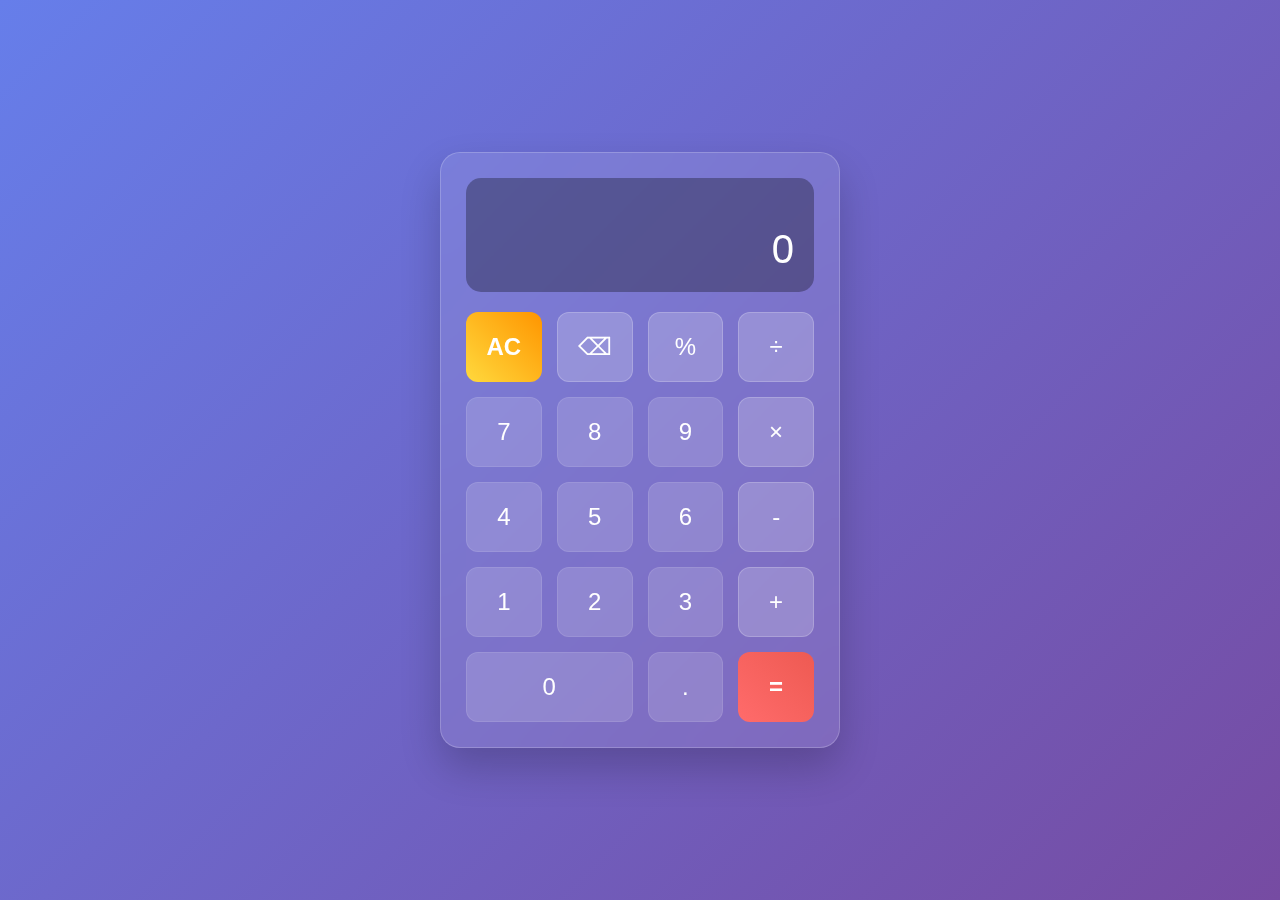
<file: calculator-app/index.html>
<!DOCTYPE html>
<html lang="zh-CN">
<head>
    <meta charset="UTF-8">
    <meta name="viewport" content="width=device-width, initial-scale=1.0">
    <title>网页计算器</title>
    <link rel="stylesheet" href="styles.css">
</head>
<body>
    <div class="container">
        <div class="calculator">
            <div class="display">
                <div class="previous-operand" id="previous-operand"></div>
                <div class="current-operand" id="current-operand">0</div>
            </div>
            <div class="buttons">
                <button class="btn btn-clear" data-clear>AC</button>
                <button class="btn btn-operator" data-delete>⌫</button>
                <button class="btn btn-operator" data-operation>%</button>
                <button class="btn btn-operator" data-operation>÷</button>
                
                <button class="btn btn-number" data-number>7</button>
                <button class="btn btn-number" data-number>8</button>
                <button class="btn btn-number" data-number>9</button>
                <button class="btn btn-operator" data-operation>×</button>
                
                <button class="btn btn-number" data-number>4</button>
                <button class="btn btn-number" data-number>5</button>
                <button class="btn btn-number" data-number>6</button>
                <button class="btn btn-operator" data-operation>-</button>
                
                <button class="btn btn-number" data-number>1</button>
                <button class="btn btn-number" data-number>2</button>
                <button class="btn btn-number" data-number>3</button>
                <button class="btn btn-operator" data-operation>+</button>
                
                <button class="btn btn-number btn-zero" data-number>0</button>
                <button class="btn btn-number" data-number>.</button>
                <button class="btn btn-equals" data-equals>=</button>
            </div>
        </div>
    </div>
    <script src="script.js"></script>
</body>
</html>
</file>
<file: calculator-app/styles.css>
* {
    margin: 0;
    padding: 0;
    box-sizing: border-box;
}

body {
    font-family: -apple-system, BlinkMacSystemFont, 'Segoe UI', Roboto, Oxygen, Ubuntu, Cantarell, sans-serif;
    background: linear-gradient(135deg, #667eea 0%, #764ba2 100%);
    min-height: 100vh;
    display: flex;
    justify-content: center;
    align-items: center;
    padding: 20px;
}

.container {
    width: 100%;
    max-width: 400px;
}

.calculator {
    background: rgba(255, 255, 255, 0.1);
    backdrop-filter: blur(10px);
    border-radius: 20px;
    padding: 25px;
    box-shadow: 0 20px 40px rgba(0, 0, 0, 0.2);
    border: 1px solid rgba(255, 255, 255, 0.2);
}

.display {
    background: rgba(0, 0, 0, 0.3);
    border-radius: 15px;
    padding: 20px;
    margin-bottom: 20px;
    text-align: right;
    min-height: 80px;
    display: flex;
    flex-direction: column;
    justify-content: center;
}

.previous-operand {
    color: rgba(255, 255, 255, 0.7);
    font-size: 1.2rem;
    min-height: 1.5rem;
    margin-bottom: 5px;
}

.current-operand {
    color: white;
    font-size: 2.5rem;
    font-weight: 300;
    min-height: 2.5rem;
    word-wrap: break-word;
    word-break: break-all;
}

.buttons {
    display: grid;
    grid-template-columns: repeat(4, 1fr);
    gap: 15px;
}

.btn {
    border: none;
    border-radius: 12px;
    font-size: 1.5rem;
    font-weight: 500;
    height: 70px;
    cursor: pointer;
    transition: all 0.2s ease;
    outline: none;
    position: relative;
    overflow: hidden;
}

.btn:active {
    transform: scale(0.95);
}

.btn::before {
    content: '';
    position: absolute;
    top: 0;
    left: -100%;
    width: 100%;
    height: 100%;
    background: linear-gradient(90deg, transparent, rgba(255, 255, 255, 0.2), transparent);
    transition: left 0.5s;
}

.btn:hover::before {
    left: 100%;
}

.btn-number {
    background: rgba(255, 255, 255, 0.15);
    color: white;
    border: 1px solid rgba(255, 255, 255, 0.1);
}

.btn-number:hover {
    background: rgba(255, 255, 255, 0.25);
    transform: translateY(-2px);
    box-shadow: 0 5px 15px rgba(255, 255, 255, 0.1);
}

.btn-operator {
    background: rgba(255, 255, 255, 0.2);
    color: white;
    border: 1px solid rgba(255, 255, 255, 0.2);
}

.btn-operator:hover {
    background: rgba(255, 255, 255, 0.3);
    transform: translateY(-2px);
    box-shadow: 0 5px 15px rgba(255, 255, 255, 0.1);
}

.btn-equals {
    background: linear-gradient(45deg, #ff6b6b, #ee5a52);
    color: white;
    border: none;
    font-weight: 600;
}

.btn-equals:hover {
    background: linear-gradient(45deg, #ff5252, #e53e3e);
    transform: translateY(-2px);
    box-shadow: 0 5px 15px rgba(255, 107, 107, 0.3);
}

.btn-clear {
    background: linear-gradient(45deg, #ffd93d, #ff9500);
    color: white;
    border: none;
    font-weight: 600;
}

.btn-clear:hover {
    background: linear-gradient(45deg, #ffcc02, #ff8f00);
    transform: translateY(-2px);
    box-shadow: 0 5px 15px rgba(255, 217, 61, 0.3);
}

.btn-zero {
    grid-column: span 2;
}

/* 响应式设计 */
@media (max-width: 480px) {
    .calculator {
        padding: 15px;
    }
    
    .display {
        padding: 15px;
        min-height: 70px;
    }
    
    .current-operand {
        font-size: 2rem;
    }
    
    .previous-operand {
        font-size: 1rem;
    }
    
    .btn {
        height: 60px;
        font-size: 1.3rem;
    }
    
    .buttons {
        gap: 10px;
    }
}

@media (max-width: 360px) {
    .btn {
        height: 50px;
        font-size: 1.2rem;
    }
    
    .current-operand {
        font-size: 1.8rem;
    }
}
</file>
